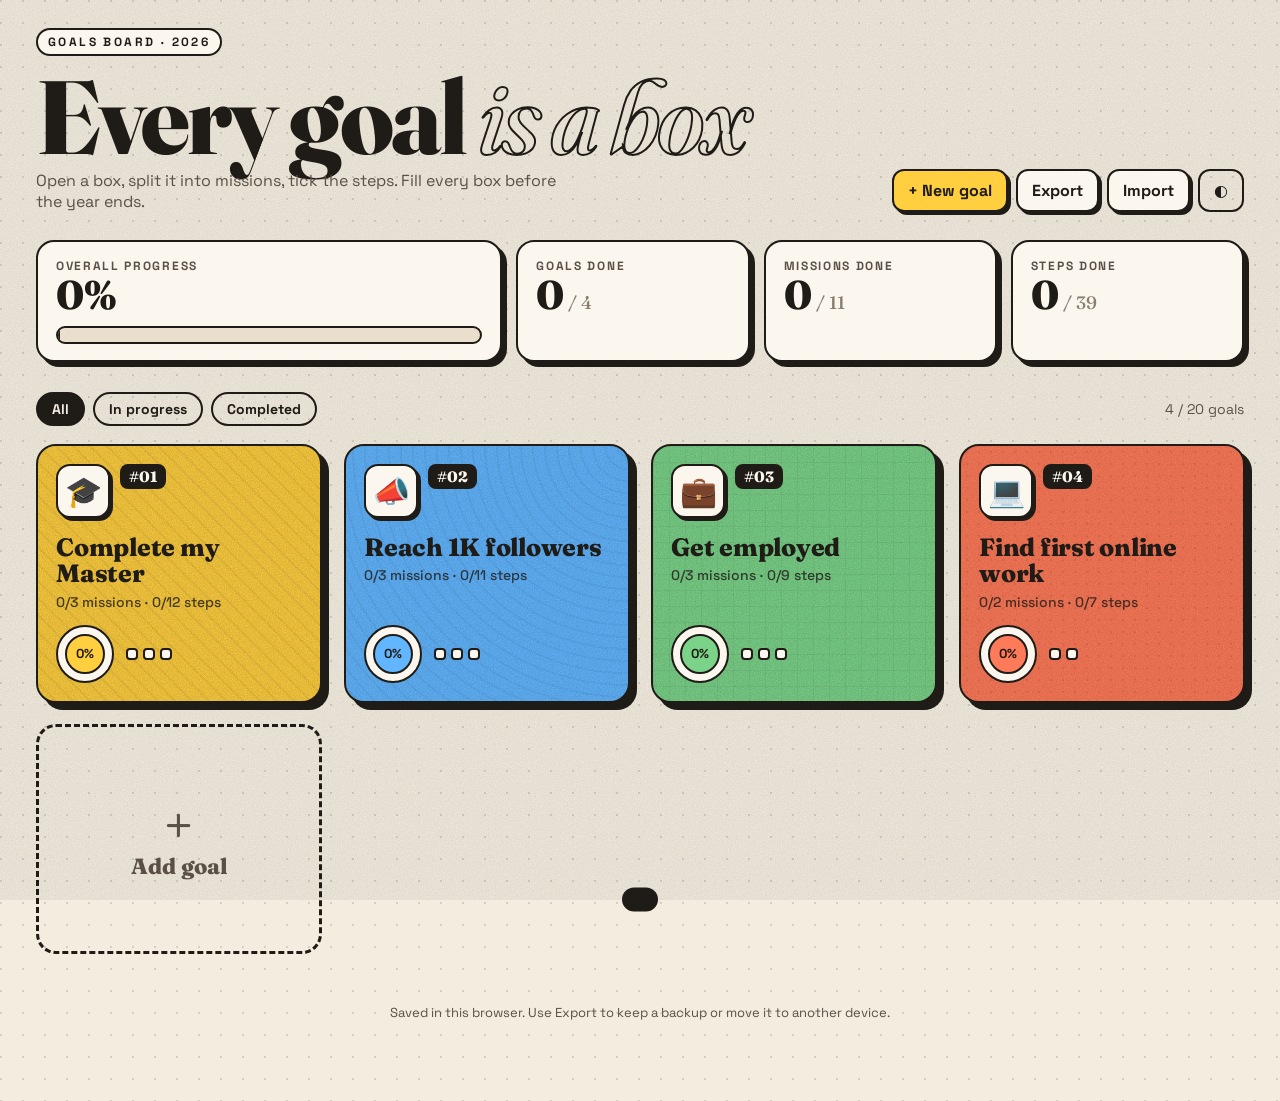
<file: goals/index.html>
<!doctype html>
<html lang="en">
<head>
<meta charset="utf-8">
<meta name="viewport" content="width=device-width, initial-scale=1">
<title>Goals 2026</title>
<meta name="description" content="A textured board of goal boxes: each goal holds missions, each mission holds checklist steps.">
<link rel="icon" href="data:image/svg+xml,%3Csvg xmlns='http://www.w3.org/2000/svg' viewBox='0 0 64 64'%3E%3Crect x='5' y='9' width='54' height='50' rx='12' fill='%231f1b16'/%3E%3Crect x='3' y='5' width='54' height='50' rx='12' fill='%23ffcf3f' stroke='%231f1b16' stroke-width='4'/%3E%3Cpath d='M3 22h54' stroke='%231f1b16' stroke-width='4'/%3E%3Cpath d='M18 37l8 8 16-17' fill='none' stroke='%231f1b16' stroke-width='6' stroke-linecap='round' stroke-linejoin='round'/%3E%3C/svg%3E">
<meta name="theme-color" content="#ffcf3f">
<link rel="preconnect" href="https://fonts.googleapis.com">
<link rel="preconnect" href="https://fonts.gstatic.com" crossorigin>
<link href="https://fonts.googleapis.com/css2?family=Fraunces:opsz,wght@9..144,500;9..144,800&family=Space+Grotesk:wght@400;500;700&display=swap" rel="stylesheet">
<style>
:root{
  --paper:#f3ecdf; --paper-2:#e9dfcc; --ink:#1f1b16; --ink-2:#5a5046; --line:#1f1b16;
  --card:#fbf7ef; --shadow:#1f1b16; --muted:#8a7e70;
  --noise:url("data:image/svg+xml;utf8,<svg xmlns='http://www.w3.org/2000/svg' width='220' height='220'><filter id='n'><feTurbulence type='fractalNoise' baseFrequency='.85' numOctaves='3' stitchTiles='stitch'/><feColorMatrix values='0 0 0 0 0  0 0 0 0 0  0 0 0 0 0  0 0 0 .55 0'/></filter><rect width='100%' height='100%' filter='url(%23n)'/></svg>");
  --noise-op:.18;
}
@media (prefers-color-scheme: dark){
  :root:not([data-theme="light"]){
    --paper:#1b1814; --paper-2:#24201a; --ink:#f1e9dc; --ink-2:#c5b8a6; --line:#f1e9dc;
    --card:#2a251f; --shadow:#000; --muted:#9a8d7c; --noise-op:.28;
  }
}
:root[data-theme="dark"]{
  --paper:#1b1814; --paper-2:#24201a; --ink:#f1e9dc; --ink-2:#c5b8a6; --line:#f1e9dc;
  --card:#2a251f; --shadow:#000; --muted:#9a8d7c; --noise-op:.28;
}
*{box-sizing:border-box}
html,body{margin:0}
body{
  background:var(--paper); color:var(--ink);
  font-family:"Space Grotesk",system-ui,sans-serif; min-height:100vh; overflow-x:hidden;
  background-image:radial-gradient(circle at 1px 1px, color-mix(in srgb,var(--ink) 14%,transparent) 1px, transparent 0);
  background-size:22px 22px;
}
body::before{content:"";position:fixed;inset:0;background:var(--noise);opacity:var(--noise-op);pointer-events:none;z-index:0;mix-blend-mode:multiply}
@media (prefers-color-scheme: dark){:root:not([data-theme="light"]) body::before{mix-blend-mode:screen}}
:root[data-theme="dark"] body::before{mix-blend-mode:screen}
.wrap{position:relative;z-index:1;max-width:1240px;margin:0 auto;padding:28px 16px 80px}
button{font:inherit;color:inherit;cursor:pointer}
input,textarea{font:inherit;color:inherit}

/* ---------- header ---------- */
header.top{display:grid;grid-template-columns:1fr auto;gap:20px;align-items:end;margin-bottom:28px}
.brand small{display:inline-block;font-weight:700;letter-spacing:.2em;text-transform:uppercase;font-size:12px;
  border:2px solid var(--line);padding:4px 10px;border-radius:999px;background:var(--card)}
h1{font-family:Fraunces,serif;font-weight:800;font-size:clamp(44px,9vw,104px);line-height:.9;margin:14px 0 6px;letter-spacing:-.03em}
h1 em{font-style:italic;font-weight:500;-webkit-text-stroke:2px var(--ink);color:transparent}
.tag{color:var(--ink-2);max-width:52ch;margin:0}
.actions{display:flex;flex-wrap:wrap;gap:8px;justify-content:flex-end}
.btn{border:2px solid var(--line);background:var(--card);padding:9px 14px;border-radius:12px;font-weight:700;
  box-shadow:3px 3px 0 var(--shadow);transition:transform .12s, box-shadow .12s}
.btn:hover{transform:translate(-1px,-1px);box-shadow:4px 4px 0 var(--shadow)}
.btn:active{transform:translate(2px,2px);box-shadow:1px 1px 0 var(--shadow)}
.btn.primary{background:#ffcf3f;color:#1f1b16}
.btn.ghost{box-shadow:none;background:transparent}
.btn.danger{background:#ff7a59;color:#1f1b16}

/* ---------- stats ---------- */
.stats{display:grid;grid-template-columns:2fr repeat(3,1fr);gap:14px;margin-bottom:30px}
.stat{background:var(--card);border:2px solid var(--line);border-radius:18px;padding:16px 18px;box-shadow:5px 5px 0 var(--shadow);position:relative;overflow:hidden}
.stat .k{font-size:12px;text-transform:uppercase;letter-spacing:.14em;color:var(--ink-2);font-weight:700}
.stat .v{font-family:Fraunces,serif;font-size:40px;font-weight:800;line-height:1.05}
.stat .v span{font-size:18px;color:var(--muted);font-weight:500}
.bigbar{height:18px;border:2px solid var(--line);border-radius:999px;margin-top:10px;overflow:hidden;background:var(--paper-2)}
.bigbar i{display:block;height:100%;width:0;transition:width .6s cubic-bezier(.2,.8,.2,1);
  background:repeating-linear-gradient(-45deg,#ffcf3f 0 10px,#ffb703 10px 20px);border-right:2px solid var(--line)}

/* ---------- toolbar ---------- */
.toolbar{display:flex;flex-wrap:wrap;gap:8px;align-items:center;margin-bottom:18px}
.chip{border:2px solid var(--line);background:transparent;border-radius:999px;padding:6px 14px;font-weight:700;font-size:14px}
.chip[aria-pressed="true"]{background:var(--ink);color:var(--paper)}
.toolbar .count{margin-left:auto;color:var(--ink-2);font-size:14px}

/* ---------- goal boxes ---------- */
.grid{display:grid;grid-template-columns:repeat(auto-fill,minmax(250px,1fr));gap:22px}
.box{
  --c:#ffcf3f; position:relative; text-align:left; border:2.5px solid var(--line); border-radius:20px;
  background:var(--c); color:#1f1b16; padding:18px; min-height:230px; display:flex; flex-direction:column;
  box-shadow:7px 7px 0 var(--shadow); transition:transform .18s, box-shadow .18s; overflow:hidden; isolation:isolate;
  animation:pop .45s cubic-bezier(.2,1.4,.4,1) both; animation-delay:calc(var(--i,0) * 45ms);
}
.box:hover{transform:translate(-3px,-3px) rotate(-.4deg);box-shadow:10px 10px 0 var(--shadow)}
.box:focus-visible{outline:3px dashed var(--ink);outline-offset:4px}
.box::before{content:"";position:absolute;inset:0;z-index:-1;opacity:.55;background:var(--pat)}
.box::after{content:"";position:absolute;inset:0;z-index:-1;background:var(--noise);opacity:.35;mix-blend-mode:multiply}
@keyframes pop{from{opacity:0;transform:translateY(18px) scale(.94)}}
.box .lid{display:flex;justify-content:space-between;align-items:flex-start;gap:10px}
.box .icon{font-size:30px;width:54px;height:54px;display:grid;place-items:center;background:#fbf7ef;border:2.5px solid #1f1b16;border-radius:14px;box-shadow:3px 3px 0 #1f1b16;flex:none}
.box .num{font-family:Fraunces,serif;font-weight:800;font-size:15px;background:#1f1b16;color:#fbf7ef;padding:3px 9px;border-radius:8px}
.box h3{font-family:Fraunces,serif;font-weight:800;font-size:25px;line-height:1.05;margin:16px 0 6px;letter-spacing:-.01em;overflow-wrap:anywhere}
.box .meta{font-size:14px;font-weight:500;opacity:.8}
.box .foot{margin-top:auto;display:flex;align-items:center;gap:12px;padding-top:14px}
.ring{--p:0;width:58px;height:58px;border-radius:50%;flex:none;display:grid;place-items:center;
  background:conic-gradient(#1f1b16 calc(var(--p)*1%), #fbf7ef 0);border:2.5px solid #1f1b16}
.ring b{width:40px;height:40px;border-radius:50%;background:var(--c);display:grid;place-items:center;font-size:13px;border:2px solid #1f1b16}
.dots{display:flex;flex-wrap:wrap;gap:5px}
.dots i{width:12px;height:12px;border:2px solid #1f1b16;border-radius:4px;background:#fbf7ef}
.dots i.on{background:#1f1b16}
.stamp{position:absolute;right:-8px;top:74px;transform:rotate(14deg);font-family:Fraunces,serif;font-weight:800;
  font-size:22px;letter-spacing:.08em;color:#c1121f;border:3px solid #c1121f;padding:4px 12px;border-radius:8px;background:#fbf7efcc;
  animation:stamp .5s cubic-bezier(.2,1.6,.4,1) both}
@keyframes stamp{from{transform:rotate(14deg) scale(2.2);opacity:0}}
.box.done{filter:saturate(.9)}

.add-box{border:3px dashed var(--line);border-radius:20px;min-height:230px;background:transparent;display:grid;place-items:center;
  font-family:Fraunces,serif;font-weight:800;font-size:22px;color:var(--ink-2);transition:background .2s}
.add-box:hover{background:color-mix(in srgb,var(--ink) 6%,transparent)}
.add-box span{display:block;font-size:54px;line-height:1}

.empty{grid-column:1/-1;text-align:center;padding:40px;color:var(--ink-2)}

/* ---------- drawer ---------- */
.scrim{position:fixed;inset:0;background:rgba(20,16,12,.45);backdrop-filter:blur(2px);z-index:20;opacity:0;pointer-events:none;transition:opacity .25s}
.scrim.open{opacity:1;pointer-events:auto}
.drawer{position:fixed;top:0;right:0;height:100%;width:min(640px,100%);z-index:21;background:var(--paper);border-left:3px solid var(--line);
  transform:translateX(105%);transition:transform .35s cubic-bezier(.2,.8,.2,1);display:flex;flex-direction:column}
.drawer::before{content:"";position:absolute;inset:0;background:var(--noise);opacity:var(--noise-op);pointer-events:none;mix-blend-mode:multiply}
.drawer.open{transform:none}
.dhead{--c:#ffcf3f;position:relative;background:var(--c);color:#1f1b16;border-bottom:3px solid var(--line);padding:18px 18px 16px;overflow:hidden;isolation:isolate}
.dhead::before{content:"";position:absolute;inset:0;z-index:-1;opacity:.55;background:var(--pat)}
.dhead .row{display:flex;gap:12px;align-items:center}
.dhead .icon{font-size:30px;width:56px;height:56px;display:grid;place-items:center;background:#fbf7ef;border:2.5px solid #1f1b16;border-radius:14px;box-shadow:3px 3px 0 #1f1b16;flex:none}
.dhead input.title{flex:1;min-width:0;background:transparent;border:0;border-bottom:2px dashed transparent;font-family:Fraunces,serif;font-weight:800;font-size:clamp(24px,5vw,32px);color:#1f1b16;padding:2px 0}
.dhead input.title:focus{outline:none;border-bottom-color:#1f1b16}
.close{width:42px;height:42px;border-radius:12px;border:2.5px solid #1f1b16;background:#fbf7ef;font-size:20px;font-weight:700;flex:none;color:#1f1b16}
.dhead .sub{display:flex;gap:10px;align-items:center;margin-top:14px;flex-wrap:wrap}
.swatches,.icons{display:flex;gap:6px;flex-wrap:wrap}
.sw{width:26px;height:26px;border-radius:8px;border:2.5px solid #1f1b16;padding:0}
.sw[aria-pressed="true"]{box-shadow:0 0 0 3px #fbf7ef,0 0 0 5px #1f1b16}
.ic{width:34px;height:34px;border-radius:9px;border:2px solid #1f1b16;background:#fbf7ef;font-size:18px;padding:0;color:#1f1b16}
.ic[aria-pressed="true"]{background:#1f1b16}
.pickers{display:none;margin-top:12px;gap:10px;flex-direction:column}
.pickers.open{display:flex}
.dhead .pbar{height:12px;border:2px solid #1f1b16;border-radius:99px;background:#fbf7ef;overflow:hidden;flex:1;min-width:120px}
.dhead .pbar i{display:block;height:100%;background:#1f1b16;transition:width .4s}
.dhead .pct{font-weight:700;font-size:14px}
.smallbtn{border:2px solid #1f1b16;background:#fbf7ef;color:#1f1b16;border-radius:10px;padding:5px 10px;font-weight:700;font-size:13px}

.dbody{flex:1;overflow:auto;padding:18px;position:relative}
.mission{background:var(--card);border:2.5px solid var(--line);border-radius:16px;box-shadow:5px 5px 0 var(--shadow);margin-bottom:18px;overflow:hidden}
.mission.done{background:repeating-linear-gradient(-45deg,var(--card) 0 12px,color-mix(in srgb,var(--card) 88%,#6ab04c) 12px 24px)}
.mhead{display:flex;align-items:center;gap:10px;padding:12px 12px 12px 14px;border-bottom:2px dashed color-mix(in srgb,var(--line) 40%,transparent)}
.mhead .badge{font-family:Fraunces,serif;font-weight:800;font-size:13px;border:2px solid var(--line);border-radius:8px;padding:2px 7px;flex:none}
.mhead input{flex:1;min-width:0;border:0;background:transparent;font-weight:700;font-size:17px;padding:4px 0;border-bottom:2px dashed transparent}
.mhead input:focus{outline:none;border-bottom-color:var(--line)}
.mhead .mp{font-size:13px;font-weight:700;color:var(--ink-2);white-space:nowrap}
.iconbtn{width:32px;height:32px;border-radius:9px;border:2px solid transparent;background:transparent;display:grid;place-items:center;flex:none;color:var(--ink-2);font-size:16px}
.iconbtn:hover{border-color:var(--line);color:var(--ink)}
.mbar{height:6px;background:var(--paper-2)}
.mbar i{display:block;height:100%;background:#6ab04c;transition:width .4s}
ul.steps{list-style:none;margin:0;padding:8px 10px}
.step{display:flex;align-items:center;gap:10px;padding:6px 4px;border-radius:10px}
.step:hover{background:color-mix(in srgb,var(--ink) 5%,transparent)}
.step input[type=checkbox]{appearance:none;width:24px;height:24px;border:2.5px solid var(--line);border-radius:7px;display:grid;place-items:center;flex:none;background:var(--paper);cursor:pointer;margin:0}
.step input[type=checkbox]:checked{background:#6ab04c}
.step input[type=checkbox]:checked::after{content:"✓";color:#fff;font-weight:900;font-size:15px}
.step input[type=checkbox]:focus-visible{outline:3px dashed var(--ink);outline-offset:2px}
.step .txt{flex:1;min-width:0;border:0;background:transparent;padding:4px 0;font-size:15px;overflow-wrap:anywhere}
.step .txt:focus{outline:none;border-bottom:2px dashed var(--line)}
.step.checked .txt{text-decoration:line-through;text-decoration-thickness:2px;color:var(--muted)}
.step .iconbtn{opacity:0}
.step:hover .iconbtn,.step:focus-within .iconbtn{opacity:1}
@media (hover:none){.step .iconbtn{opacity:.6}}
form.adder{display:flex;gap:8px;padding:6px 12px 12px}
form.adder input{flex:1;min-width:0;border:2px dashed color-mix(in srgb,var(--line) 50%,transparent);border-radius:10px;background:transparent;padding:8px 10px}
form.adder input:focus{outline:none;border-style:solid;border-color:var(--line)}
form.adder button{border:2px solid var(--line);background:var(--ink);color:var(--paper);border-radius:10px;padding:0 14px;font-weight:700}
.newmission{background:transparent;border:3px dashed var(--line);border-radius:16px;padding:6px;box-shadow:none}
.newmission form.adder{padding:6px}
.newmission input{font-weight:700;font-size:16px}
.dfoot{padding:12px 18px;border-top:2px solid var(--line);display:flex;justify-content:space-between;gap:8px;position:relative;background:var(--paper-2)}
.hint{color:var(--ink-2);font-size:13px;margin:4px 2px 16px}

/* toast + confetti */
.toast{position:fixed;left:50%;bottom:22px;transform:translate(-50%,140%);background:var(--ink);color:var(--paper);padding:12px 18px;border-radius:12px;font-weight:700;z-index:40;transition:transform .3s;max-width:calc(100% - 32px);text-align:center}
.toast.show{transform:translate(-50%,0)}
.confetti{position:fixed;top:-20px;width:10px;height:14px;z-index:50;pointer-events:none;border:1.5px solid #1f1b16;animation:fall linear forwards}
@keyframes fall{to{transform:translate(var(--dx),110vh) rotate(var(--r));}}

footer{margin-top:50px;text-align:center;color:var(--ink-2);font-size:13px}

@media (max-width:820px){
  header.top{grid-template-columns:1fr}
  .actions{justify-content:flex-start}
  .stats{grid-template-columns:1fr 1fr}
  .stats .stat:first-child{grid-column:1/-1}
}
@media (max-width:480px){
  .grid{grid-template-columns:1fr}
  .stat .v{font-size:32px}
  .box{min-height:200px}
}
@media (prefers-reduced-motion:reduce){*{animation:none!important;transition:none!important}}
</style>
</head>
<body>
<div class="wrap">
  <header class="top">
    <div class="brand">
      <small>Goals board · 2026</small>
      <h1>Every goal <em>is a box</em></h1>
      <p class="tag">Open a box, split it into missions, tick the steps. Fill every box before the year ends.</p>
    </div>
    <div class="actions">
      <button class="btn primary" id="addGoal">+ New goal</button>
      <button class="btn" id="exportBtn" title="Download a backup file">Export</button>
      <button class="btn" id="importBtn" title="Load a backup file">Import</button>
      <button class="btn ghost" id="themeBtn" aria-label="Toggle theme">◐</button>
      <input type="file" id="importFile" accept="application/json" hidden>
    </div>
  </header>

  <section class="stats" aria-label="Overall progress">
    <div class="stat">
      <div class="k">Overall progress</div>
      <div class="v" id="sPct">0%</div>
      <div class="bigbar"><i id="sBar"></i></div>
    </div>
    <div class="stat"><div class="k">Goals done</div><div class="v" id="sGoals">0</div></div>
    <div class="stat"><div class="k">Missions done</div><div class="v" id="sMissions">0</div></div>
    <div class="stat"><div class="k">Steps done</div><div class="v" id="sSteps">0</div></div>
  </section>

  <div class="toolbar" role="group" aria-label="Filter goals">
    <button class="chip" data-f="all" aria-pressed="true">All</button>
    <button class="chip" data-f="active" aria-pressed="false">In progress</button>
    <button class="chip" data-f="done" aria-pressed="false">Completed</button>
    <span class="count" id="count"></span>
  </div>

  <main class="grid" id="grid"></main>

  <footer>Saved in this browser. Use Export to keep a backup or move it to another device.</footer>
</div>

<div class="scrim" id="scrim"></div>
<aside class="drawer" id="drawer" role="dialog" aria-modal="true" aria-labelledby="dTitle"></aside>
<div class="toast" id="toast" role="status"></div>

<script>
(() => {
const KEY = 'goals2026.v1';
const MAX_GOALS = 20;
const COLORS = ['#ffcf3f','#ff7a59','#7bd389','#62b6ff','#c79bff','#ff9fc6','#f4a261','#2ec4b6','#e9ff70','#b8c0ff'];
const ICONS = ['🎓','📣','💼','💻','🚀','💪','📚','💰','✈️','🏠','🎨','🧠','❤️','🌱','🏆','🎯','🎸','🕌','📷','⚽'];
const PATTERNS = [
  'repeating-linear-gradient(45deg, rgba(0,0,0,.09) 0 2px, transparent 2px 12px)',
  'radial-gradient(rgba(0,0,0,.14) 1.4px, transparent 1.6px) 0 0/12px 12px',
  'linear-gradient(rgba(0,0,0,.08) 1px, transparent 1px) 0 0/16px 16px, linear-gradient(90deg, rgba(0,0,0,.08) 1px, transparent 1px) 0 0/16px 16px',
  'repeating-radial-gradient(circle at 100% 0, transparent 0 10px, rgba(0,0,0,.08) 10px 12px)',
  'repeating-linear-gradient(-45deg, rgba(0,0,0,.07) 0 6px, transparent 6px 12px), repeating-linear-gradient(45deg, rgba(0,0,0,.05) 0 6px, transparent 6px 12px)',
  'radial-gradient(circle at 50% 120%, rgba(0,0,0,.1) 0 20%, transparent 21%) 0 0/28px 20px',
  'repeating-linear-gradient(0deg, rgba(0,0,0,.08) 0 2px, transparent 2px 9px)',
  'conic-gradient(from 45deg, rgba(0,0,0,.08) 25%, transparent 0 50%, rgba(0,0,0,.08) 0 75%, transparent 0) 0 0/20px 20px'
];

const uid = () => Math.random().toString(36).slice(2, 10);
const mk = (title, icon, ci, missions) => ({
  id: uid(), title, icon, color: COLORS[ci], pattern: ci % PATTERNS.length,
  missions: missions.map(([t, steps]) => ({ id: uid(), title: t, steps: steps.map(s => ({ id: uid(), text: s, done: false })) }))
});

function seed(){
  return { goals: [
    mk('Complete my Master', '🎓', 0, [
      ['Finish coursework', ['Pass all remaining courses', 'Submit final assignments', 'Confirm credits with the department']],
      ['Thesis', ['Pick a topic and supervisor', 'Write the literature review', 'Run experiments', 'Write all chapters', 'Defend the thesis']],
      ['Publish a paper', ['Choose a target journal', 'Write the draft', 'Submit', 'Answer the reviewers']]
    ]),
    mk('Reach 1K followers', '📣', 3, [
      ['Set up the profile', ['Clear bio and photo', 'Pin the best post', 'Link website and GitHub']],
      ['Content plan', ['Pick 3 content pillars', 'Post 3 times a week for a month', 'Make 5 short videos']],
      ['Grow the community', ['Reply to every comment', 'Collaborate with 2 creators', 'Hit 250', 'Hit 500', 'Hit 1,000']]
    ]),
    mk('Get employed', '💼', 2, [
      ['Prepare', ['Update the CV', 'Build a portfolio page', 'Polish LinkedIn']],
      ['Apply', ['Shortlist 20 companies', 'Send 10 applications', 'Ask 3 people for referrals']],
      ['Interview', ['Practice 20 coding problems', 'Mock interview', 'Get an offer']]
    ]),
    mk('Find first online work', '💻', 1, [
      ['Get ready', ['Choose a service to sell', 'Create Upwork / Fiverr profiles', 'Make 3 portfolio samples']],
      ['Land the first client', ['Send 15 proposals', 'Get the first reply', 'Deliver the first job', 'Get a 5-star review']]
    ])
  ]};
}

let state = load();
let filter = 'all';
let openId = null;

function load(){
  try { const s = JSON.parse(localStorage.getItem(KEY)); if (s && Array.isArray(s.goals)) return s; } catch (e) {}
  return seed();
}
function save(){ try { localStorage.setItem(KEY, JSON.stringify(state)); } catch (e) {} }

const esc = s => String(s).replace(/[&<>"']/g, c => ({'&':'&amp;','<':'&lt;','>':'&gt;','"':'&quot;',"'":'&#39;'}[c]));
const $ = s => document.querySelector(s);

function mStats(m){ const t = m.steps.length, d = m.steps.filter(s => s.done).length; return { t, d, done: t > 0 && d === t }; }
function gStats(g){
  let t = 0, d = 0, md = 0;
  g.missions.forEach(m => { const s = mStats(m); t += s.t; d += s.d; if (s.done) md++; });
  return { t, d, md, mt: g.missions.length, pct: t ? Math.round(d / t * 100) : 0, done: g.missions.length > 0 && md === g.missions.length };
}

/* ---------- board ---------- */
function renderBoard(){
  const grid = $('#grid');
  const list = state.goals.filter(g => filter === 'all' || (filter === 'done') === gStats(g).done);
  let html = list.map((g, i) => {
    const s = gStats(g), idx = state.goals.indexOf(g) + 1;
    const dots = g.missions.map(m => `<i class="${mStats(m).done ? 'on' : ''}"></i>`).join('');
    return `<button class="box ${s.done ? 'done' : ''}" data-id="${g.id}" style="--c:${g.color};--pat:${PATTERNS[g.pattern % PATTERNS.length]};--i:${i}" aria-label="${esc(g.title)}, ${s.pct}% complete">
      <div class="lid"><span class="icon">${esc(g.icon)}</span><span class="num">#${String(idx).padStart(2,'0')}</span></div>
      <h3>${esc(g.title)}</h3>
      <div class="meta">${s.md}/${s.mt} missions · ${s.d}/${s.t} steps</div>
      <div class="foot"><div class="ring" style="--p:${s.pct}"><b>${s.pct}%</b></div><div class="dots">${dots}</div></div>
      ${s.done ? '<span class="stamp">DONE</span>' : ''}
    </button>`;
  }).join('');
  if (state.goals.length < MAX_GOALS && filter !== 'done')
    html += `<button class="add-box" id="addBox"><div><span>+</span>Add goal</div></button>`;
  if (!list.length && filter === 'done') html = `<p class="empty">No finished boxes yet. Keep going.</p>`;
  grid.innerHTML = html;
  $('#count').textContent = `${state.goals.length} / ${MAX_GOALS} goals`;
  renderStats();
}

function renderStats(){
  let t = 0, d = 0, mt = 0, md = 0, gd = 0;
  state.goals.forEach(g => { const s = gStats(g); t += s.t; d += s.d; mt += s.mt; md += s.md; if (s.done) gd++; });
  const pct = t ? Math.round(d / t * 100) : 0;
  $('#sPct').textContent = pct + '%';
  $('#sBar').style.width = pct + '%';
  $('#sGoals').innerHTML = `${gd}<span> / ${state.goals.length}</span>`;
  $('#sMissions').innerHTML = `${md}<span> / ${mt}</span>`;
  $('#sSteps').innerHTML = `${d}<span> / ${t}</span>`;
}

/* ---------- drawer ---------- */
const goal = () => state.goals.find(g => g.id === openId);

function openGoal(id, focusTitle){
  openId = id;
  renderDrawer();
  $('#drawer').classList.add('open'); $('#scrim').classList.add('open');
  document.body.style.overflow = 'hidden';
  setTimeout(() => {
    if (focusTitle) { const t = $('#dTitle'); t.focus(); t.select(); }
    else { const f = $('#drawer .newmission input') ; (f || $('#drawer .close')).focus(); }
  }, 60);
}
function closeDrawer(){
  const id = openId;
  openId = null;
  $('#drawer').classList.remove('open'); $('#scrim').classList.remove('open');
  document.body.style.overflow = '';
  renderBoard();
  const b = document.querySelector(`.box[data-id="${id}"]`); if (b) b.focus();
}

function renderDrawer(){
  const g = goal(); if (!g) return;
  const s = gStats(g);
  const d = $('#drawer');
  const pickersOpen = d.querySelector('.pickers.open') ? 'open' : '';
  d.innerHTML = `
  <div class="dhead" style="--c:${g.color};--pat:${PATTERNS[g.pattern % PATTERNS.length]}">
    <div class="row">
      <span class="icon">${esc(g.icon)}</span>
      <input class="title" id="dTitle" value="${esc(g.title)}" aria-label="Goal title" maxlength="80">
      <button class="close" data-act="close" aria-label="Close">✕</button>
    </div>
    <div class="sub">
      <div class="pbar"><i style="width:${s.pct}%"></i></div>
      <span class="pct">${s.pct}% · ${s.md}/${s.mt} missions</span>
      <button class="smallbtn" data-act="style">🎨 Style</button>
    </div>
    <div class="pickers ${pickersOpen}">
      <div class="swatches">${COLORS.map(c => `<button class="sw" data-color="${c}" style="background:${c}" aria-label="Color ${c}" aria-pressed="${c === g.color}"></button>`).join('')}
        <button class="smallbtn" data-act="pattern">Texture ↻</button></div>
      <div class="icons">${ICONS.map(ic => `<button class="ic" data-icon="${ic}" aria-pressed="${ic === g.icon}">${ic}</button>`).join('')}</div>
    </div>
  </div>
  <div class="dbody">
    <p class="hint">Missions are the big pieces of this goal. Add steps inside each mission and tick them as you go.</p>
    ${g.missions.map((m, i) => {
      const ms = mStats(m);
      return `<section class="mission ${ms.done ? 'done' : ''}" data-mid="${m.id}">
        <div class="mhead">
          <span class="badge">M${i + 1}</span>
          <input value="${esc(m.title)}" data-edit="mission" aria-label="Mission title" maxlength="100">
          <span class="mp">${ms.d}/${ms.t}</span>
          <button class="iconbtn" data-act="up" aria-label="Move mission up" ${i === 0 ? 'disabled' : ''}>↑</button>
          <button class="iconbtn" data-act="delMission" aria-label="Delete mission">🗑</button>
        </div>
        <div class="mbar"><i style="width:${ms.t ? ms.d / ms.t * 100 : 0}%"></i></div>
        <ul class="steps">${m.steps.map(st => `
          <li class="step ${st.done ? 'checked' : ''}" data-sid="${st.id}">
            <input type="checkbox" ${st.done ? 'checked' : ''} aria-label="Done">
            <input class="txt" value="${esc(st.text)}" data-edit="step" aria-label="Step" maxlength="140">
            <button class="iconbtn" data-act="delStep" aria-label="Delete step">✕</button>
          </li>`).join('')}
        </ul>
        <form class="adder" data-add="step"><input placeholder="Add a step…" aria-label="New step" maxlength="140"><button>Add</button></form>
      </section>`;
    }).join('')}
    <section class="newmission">
      <form class="adder" data-add="mission"><input placeholder="+ New mission (e.g. Build portfolio)" aria-label="New mission" maxlength="100"><button>Add</button></form>
    </section>
  </div>
  <div class="dfoot">
    <button class="btn danger" data-act="delGoal">Delete goal</button>
    <button class="btn primary" data-act="close">Done</button>
  </div>`;
}

function refresh(keepFocusSel){
  save();
  const active = document.activeElement;
  const sel = keepFocusSel || (active && active.closest('form.adder') ? `form.adder[data-add="${active.closest('form.adder').dataset.add}"]` : null);
  const mid = active && active.closest('[data-mid]') ? active.closest('[data-mid]').dataset.mid : null;
  renderDrawer(); renderStats();
  if (sel) {
    const scope = mid && sel.includes('step') ? document.querySelector(`[data-mid="${mid}"]`) : document;
    const el = scope && scope.querySelector(sel + ' input'); if (el) el.focus();
  }
}

/* ---------- events ---------- */
$('#grid').addEventListener('click', e => {
  const b = e.target.closest('.box'); if (b) return openGoal(b.dataset.id);
  if (e.target.closest('#addBox')) addGoal();
});
$('#addGoal').addEventListener('click', addGoal);
$('#scrim').addEventListener('click', closeDrawer);
document.addEventListener('keydown', e => { if (e.key === 'Escape' && openId) closeDrawer(); });

function addGoal(){
  if (state.goals.length >= MAX_GOALS) return toast(`Max ${MAX_GOALS} goals — finish one first!`);
  const n = state.goals.length;
  const g = { id: uid(), title: 'New goal', icon: ICONS[(n + 4) % ICONS.length], color: COLORS[n % COLORS.length], pattern: n % PATTERNS.length, missions: [] };
  state.goals.push(g); save(); renderBoard(); openGoal(g.id, true);
}

document.querySelectorAll('.chip').forEach(c => c.addEventListener('click', () => {
  filter = c.dataset.f;
  document.querySelectorAll('.chip').forEach(x => x.setAttribute('aria-pressed', x === c));
  renderBoard();
}));

const drawer = $('#drawer');
drawer.addEventListener('click', e => {
  const g = goal(); if (!g) return;
  const t = e.target.closest('button'); if (!t) return;
  const sec = t.closest('[data-mid]');
  const m = sec && g.missions.find(x => x.id === sec.dataset.mid);
  if (t.dataset.color) { g.color = t.dataset.color; return refresh(); }
  if (t.dataset.icon) { g.icon = t.dataset.icon; return refresh(); }
  switch (t.dataset.act) {
    case 'close': return closeDrawer();
    case 'style': drawer.querySelector('.pickers').classList.toggle('open'); return;
    case 'pattern': g.pattern = (g.pattern + 1) % PATTERNS.length; return refresh();
    case 'delGoal':
      if (confirm(`Delete "${g.title}" and all its missions?`)) { state.goals = state.goals.filter(x => x !== g); save(); closeDrawer(); toast('Goal deleted'); }
      return;
    case 'delMission':
      if (!m.steps.length || confirm(`Delete mission "${m.title}"?`)) { g.missions = g.missions.filter(x => x !== m); refresh(); }
      return;
    case 'up': { const i = g.missions.indexOf(m); if (i > 0) { g.missions.splice(i, 1); g.missions.splice(i - 1, 0, m); refresh(); } return; }
    case 'delStep': { const sid = t.closest('[data-sid]').dataset.sid; m.steps = m.steps.filter(s => s.id !== sid); return refresh(); }
  }
});

drawer.addEventListener('change', e => {
  const g = goal(); if (!g) return;
  if (e.target.type === 'checkbox') {
    const sec = e.target.closest('[data-mid]'), m = g.missions.find(x => x.id === sec.dataset.mid);
    const st = m.steps.find(s => s.id === e.target.closest('[data-sid]').dataset.sid);
    const wasG = gStats(g).done, wasM = mStats(m).done;
    st.done = e.target.checked;
    refresh();
    const f = drawer.querySelector(`[data-sid="${st.id}"] input[type=checkbox]`); if (f) f.focus();
    if (!wasG && gStats(g).done) { celebrate(120); toast(`🏆 Goal complete: ${g.title}`); }
    else if (!wasM && mStats(m).done) { celebrate(50); toast(`✅ Mission complete: ${m.title}`); }
  }
});

drawer.addEventListener('input', e => {
  const g = goal(); if (!g) return;
  const t = e.target;
  if (t.id === 'dTitle') { g.title = t.value.trim() || 'Untitled goal'; save(); renderStats(); return; }
  const sec = t.closest('[data-mid]'); if (!sec) return;
  const m = g.missions.find(x => x.id === sec.dataset.mid);
  if (t.dataset.edit === 'mission') { m.title = t.value; save(); }
  if (t.dataset.edit === 'step') { m.steps.find(s => s.id === t.closest('[data-sid]').dataset.sid).text = t.value; save(); }
});
drawer.addEventListener('keydown', e => { if (e.key === 'Enter' && (e.target.id === 'dTitle' || e.target.dataset.edit)) e.target.blur(); });

drawer.addEventListener('submit', e => {
  e.preventDefault();
  const g = goal(); const f = e.target; const inp = f.querySelector('input');
  const v = inp.value.trim(); if (!v) return;
  if (f.dataset.add === 'mission') {
    g.missions.push({ id: uid(), title: v, steps: [] });
    refresh();
    const secs = drawer.querySelectorAll('.mission'); const last = secs[secs.length - 1];
    if (last) { last.scrollIntoView({ block: 'center', behavior: 'smooth' }); last.querySelector('form.adder input').focus(); }
  } else {
    const m = g.missions.find(x => x.id === f.closest('[data-mid]').dataset.mid);
    m.steps.push({ id: uid(), text: v, done: false });
    refresh('form.adder[data-add="step"]');
  }
});

/* ---------- export / import / theme ---------- */
$('#exportBtn').addEventListener('click', () => {
  const blob = new Blob([JSON.stringify(state, null, 2)], { type: 'application/json' });
  const a = document.createElement('a');
  a.href = URL.createObjectURL(blob); a.download = `goals-2026-${new Date().toISOString().slice(0,10)}.json`;
  a.click(); setTimeout(() => URL.revokeObjectURL(a.href), 1000);
  toast('Backup downloaded');
});
$('#importBtn').addEventListener('click', () => $('#importFile').click());
$('#importFile').addEventListener('change', async e => {
  const file = e.target.files[0]; if (!file) return;
  try {
    const data = JSON.parse(await file.text());
    if (!data || !Array.isArray(data.goals)) throw 0;
    data.goals = data.goals.slice(0, MAX_GOALS);
    state = data; save(); renderBoard(); toast('Goals imported');
  } catch (err) { toast('That file is not a goals backup'); }
  e.target.value = '';
});
const THEME_KEY = 'goals2026.theme';
function applyTheme(t){ if (t) document.documentElement.dataset.theme = t; else delete document.documentElement.dataset.theme; }
try { applyTheme(localStorage.getItem(THEME_KEY)); } catch (e) {}
$('#themeBtn').addEventListener('click', () => {
  const cur = document.documentElement.dataset.theme || (matchMedia('(prefers-color-scheme: dark)').matches ? 'dark' : 'light');
  const next = cur === 'dark' ? 'light' : 'dark';
  applyTheme(next); try { localStorage.setItem(THEME_KEY, next); } catch (e) {}
});

/* ---------- fx ---------- */
let toastT;
function toast(msg){ const t = $('#toast'); t.textContent = msg; t.classList.add('show'); clearTimeout(toastT); toastT = setTimeout(() => t.classList.remove('show'), 2400); }
function celebrate(n){
  if (matchMedia('(prefers-reduced-motion: reduce)').matches) return;
  for (let i = 0; i < n; i++) {
    const c = document.createElement('i'); c.className = 'confetti';
    c.style.left = Math.random() * 100 + 'vw';
    c.style.background = COLORS[i % COLORS.length];
    c.style.setProperty('--dx', (Math.random() * 200 - 100) + 'px');
    c.style.setProperty('--r', (Math.random() * 900 - 450) + 'deg');
    c.style.animationDuration = (1.6 + Math.random() * 1.6) + 's';
    c.style.animationDelay = Math.random() * .3 + 's';
    document.body.appendChild(c); setTimeout(() => c.remove(), 3600);
  }
}

renderBoard();
})();
</script>
</body>
</html>
</file>
